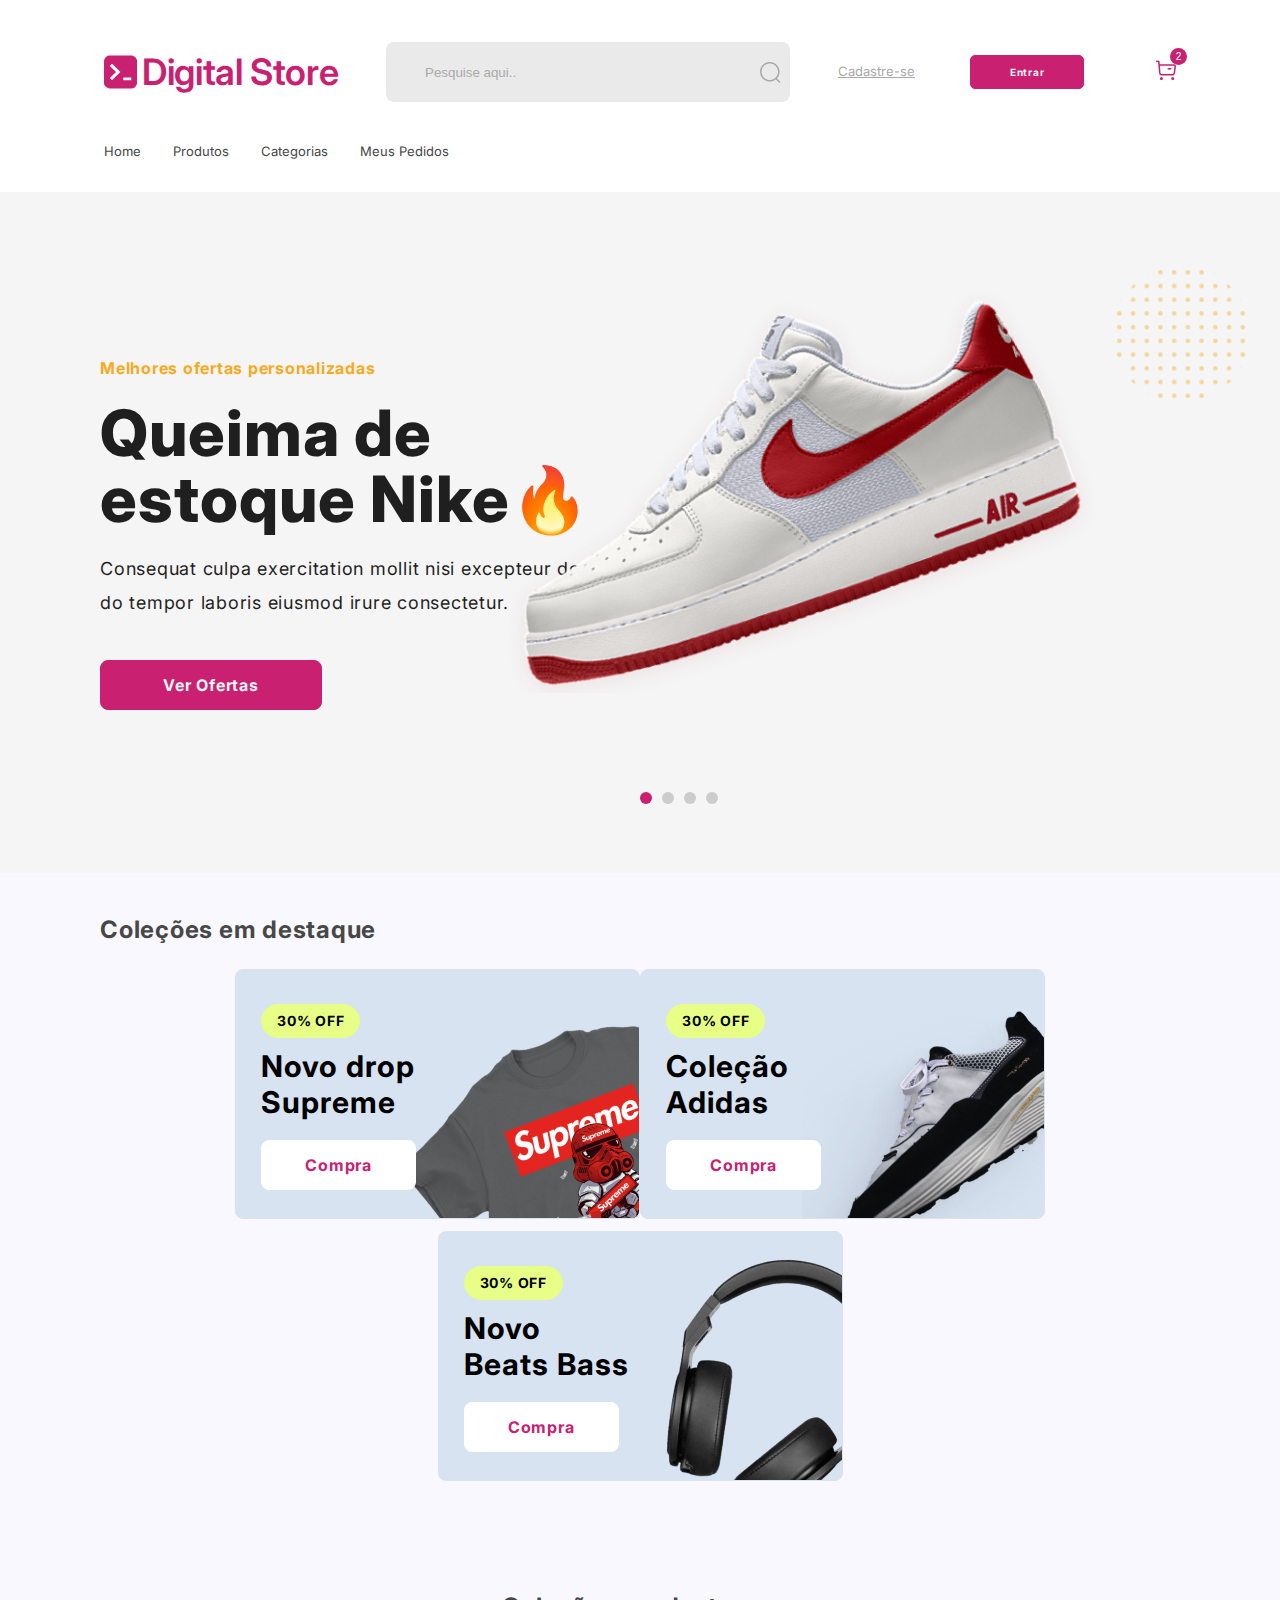
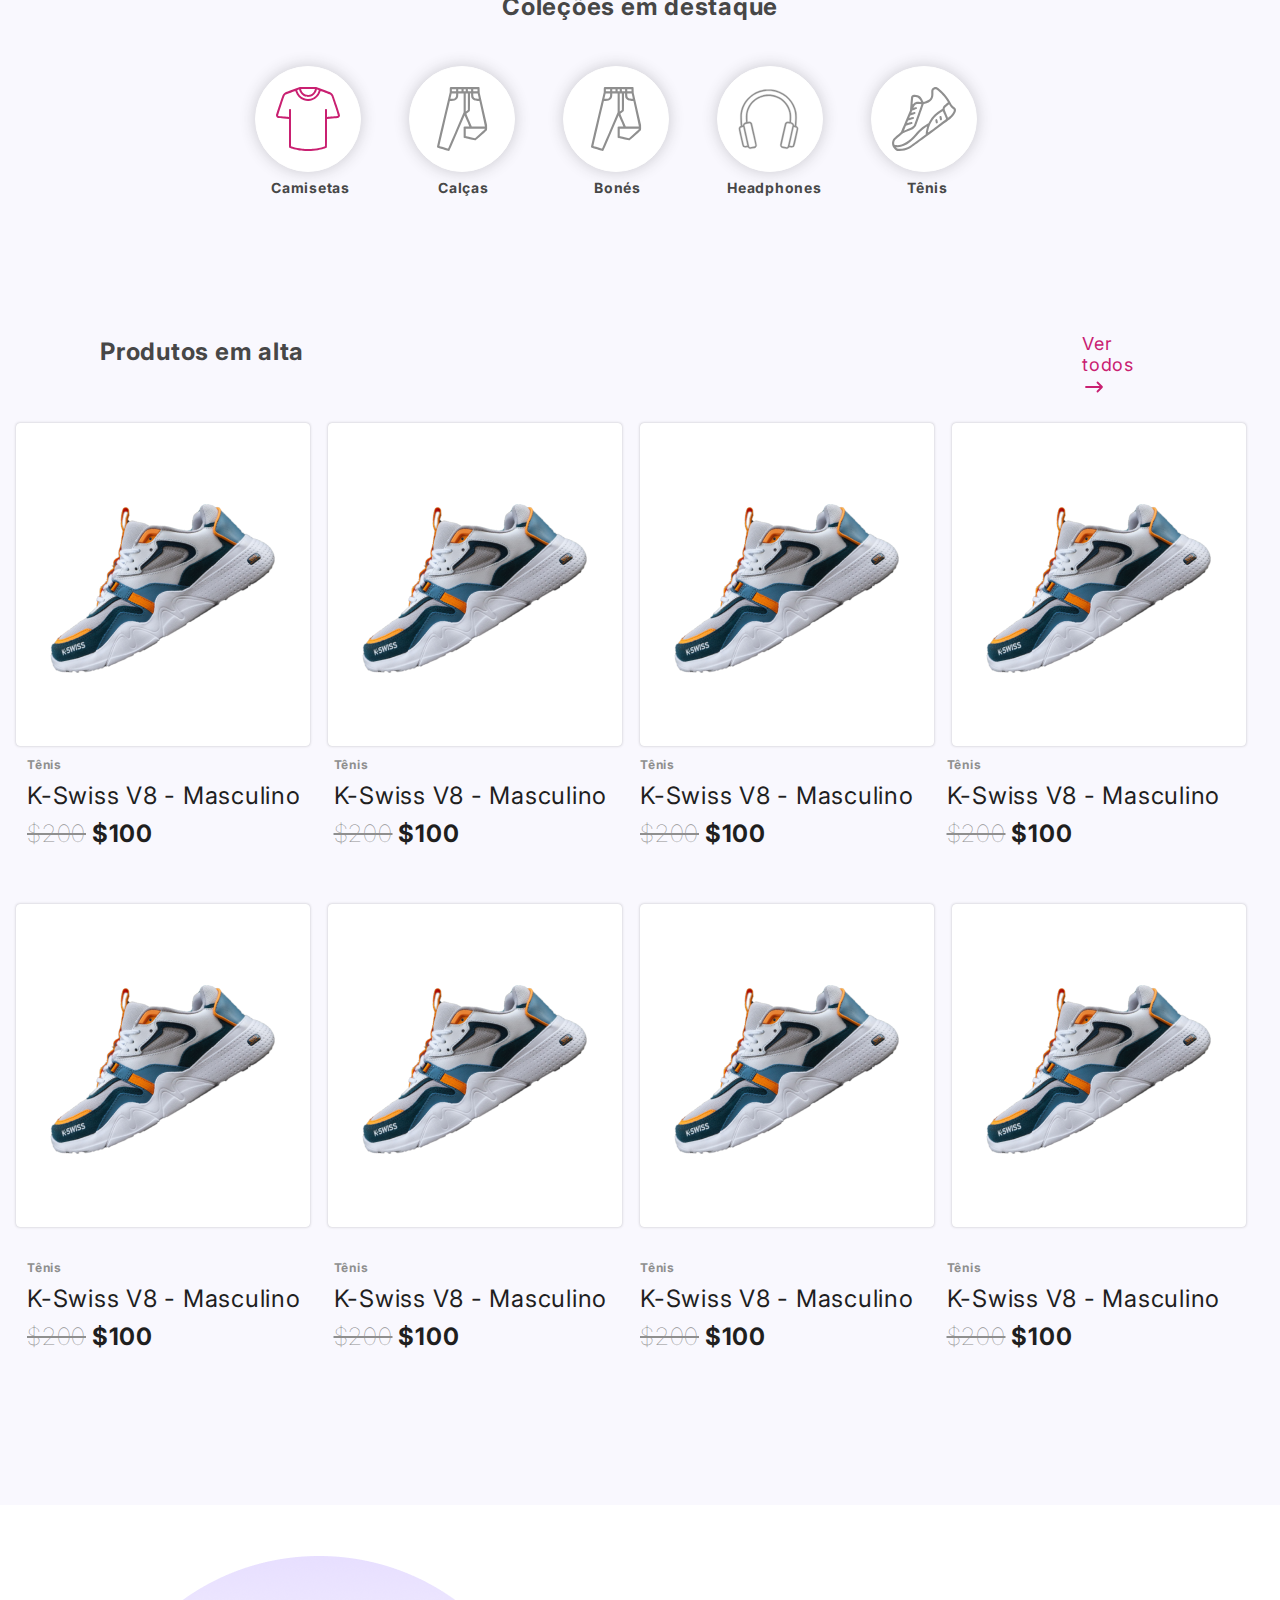
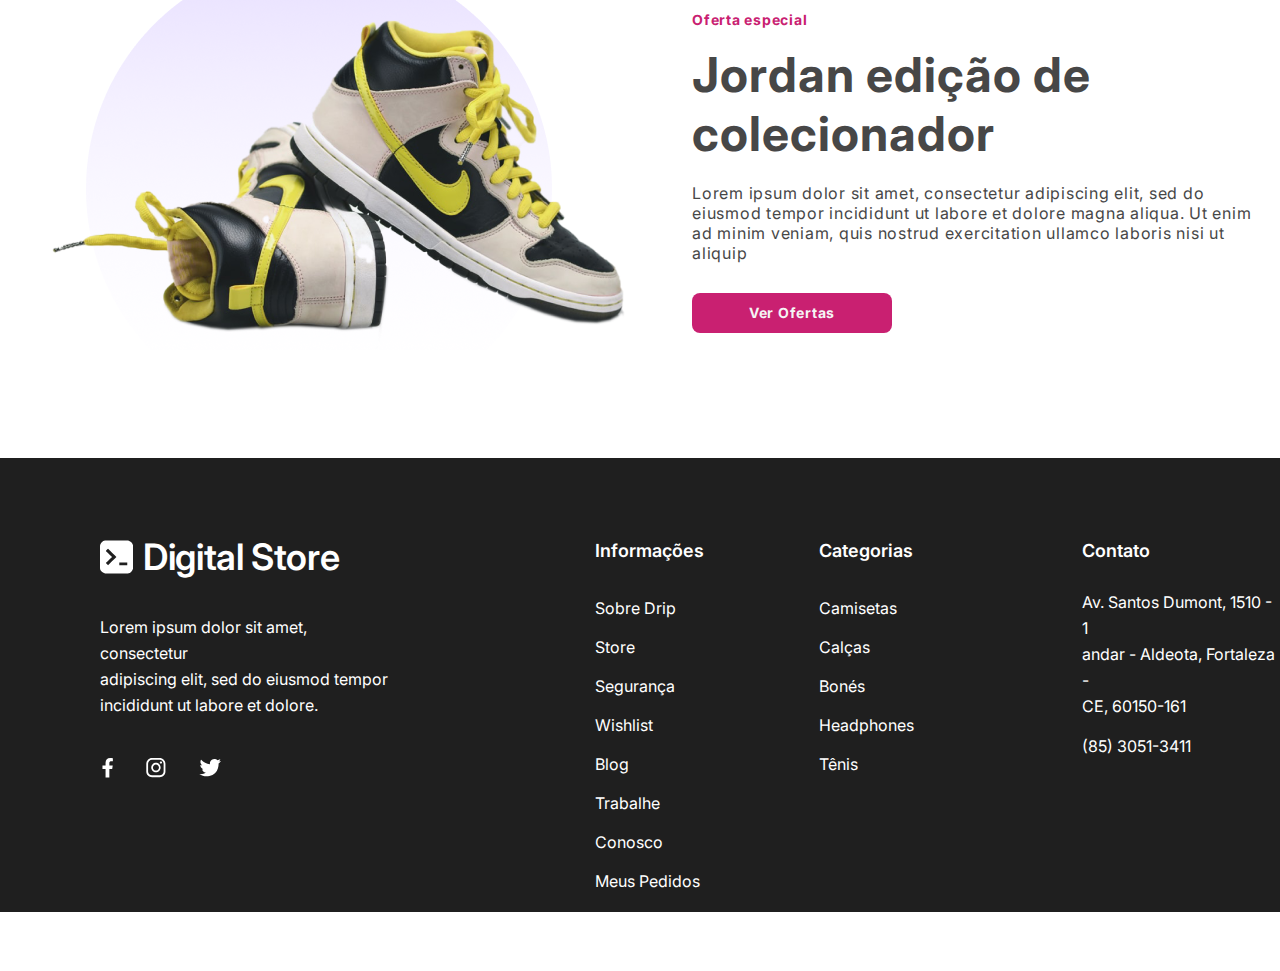
<file: index.html>
<!DOCTYPE html>
<html lang="pt-br">
<head>
    <meta charset="UTF-8">
    <meta name="viewport" content="width=device-width, initial-scale=1.0">
    <title>Digital Store</title>
    <link rel="stylesheet" href="style.css" media="all">
    <link rel="stylesheet" href="mediaquery.css">
    <link rel="shortcut icon" href="imagens/desktop/logo-branca.svg" type="image/x-icon">
        
</head>
<body>
    <header>
        <div class="main-header">     
            <!-- <div id="mobile-header">
                <p>9:41</p>           
                    <div>
                        <img src="imagens/mobile/Mobile Signal.svg" alt="signal">
                        <img src="imagens/mobile/Wifi.svg" alt="wifi">
                        <img src="imagens/mobile/Battery.svg" alt="battery">
                    </div> -->
            </div>      
            <div class="main-header-content">
                <img src="imagens/mobile/Menu.svg" alt="menu" id="menu">

                    <div class="logo">
                        <img src="imagens/desktop/logo.svg" alt="logo-digital" class="logo-digital">
                        <h1>Digital Store</h1>
                    </div>

                <button onclick="clickSearch()"><img src="imagens/desktop/Search.png" alt="search-img" id="search-img"></button>


                <div class="input-image-desktop">                   
                    <input type="search" name="pesquisa" id="pesquisa" placeholder="Pesquise aqui..">
                </div>   

                

                <div class="campos">
                    <a href="#" target="" rel="" class="cadastro">Cadastre-se</a>
                    
                    <input type="button" value="Entrar" id="entrar">
                    <button class="kart-button">
                        <a href="#"><img src="imagens/desktop/Buy.svg" alt="carrinho"></a>
                        <span>2</span>
                    </button>
                </div>
            </div>
            <div id="search">                   
                <input type="search" name="pesquisa" id="pesquisa-mobile" placeholder="Pesquisar produto..">
            </div>   
        </div>
        <nav>
            <ul>
                <li>
                    <a href="index.html">Home</a>
                </li>
                <li>
                    <a href="#" target="_blank">Produtos</a>
                </li>
                <li>
                    <a href="#">Categorias</a>
                </li>
                <li>
                    <a href="#">Meus Pedidos</a>
                </li>
            </ul>
        </nav>
    </header>
    <main>
        <section class="main-container">
            <div class="content1">
                <div class="box" id="text">
                    <p id="ofertas">
                    Melhores ofertas personalizadas
                    </p>

                    <!--TITULO CONTAINER VERSIONAMENTO-->
                    <h2 id="title-text">
                        Queima de <br> estoque Nike&#x1F525;
                    </h2>
                    <h2 id="title-text-mobile">
                        Queima de <br> estoque Nike&#x1F525;
                    </h2>

                    <!--TEXTO CONTAINER VERSIONAMENTO-->
                    <p id="lorem-text">
                        Consequat culpa exercitation mollit nisi excepteur do <br> do tempor laboris eiusmod irure consectetur.
                    </p>
                    <p id="lorem-text-mobile">
                        Consequat culpa exercitation mollit nisi excepteur do do tempor laboris eiusmod irure consectetur.
                    </p>

                    <a href="#" class="button">
                        Ver Ofertas
                    </a>

                </div>
            </div>
            <div class="content2">               
                <img src="imagens/desktop/jordan.png" alt="jordan-sneakers" id="jordan-desktop">
        
                <img src="imagens/mobile/White-Sneakers-PNG-Clipart 1 (1).png" alt="jordan-sneakers" id="jordan-mobile">             
            </div>

            <div class="content3">
                <img src="imagens/desktop/Ornament 11.png" alt="ornament" id="ornament-desktop">
                <img src="imagens/mobile/Ornament 11.png" alt="ornament" id="ornament-mobile">
            </div>
            <img src="imagens/mobile/slide.svg" alt="slide" id="slide">
        </section>
        
        <section class="container-2">    
            <h2 class="title">Coleções em destaque</h2>
            <div class="content-container-2">
                <div class="item item-1">
                  <p id="off">30% OFF</p>
    
                  <div class="content">
                    <h3>Novo drop<br>Supreme</h3>
                    <div class="buy-button">
                      <a href="#">Compra</a></div>
                  </div>
    
                </div>
                <div class="item item-2">
                    <p id="off">30% OFF</p>   
                    <div class="content">
                        <h3>Coleção<br>Adidas</h3>
                        <div class="buy-button">
                            <a href="#">Compra</a>
                        </div>
                    </div>   
                </div>
                <div class="item item-3">
                    <p id="off">30% OFF</p>
    
                    <div class="content">
                            <h3>Novo<br>Beats Bass</h3>
                        <div class="buy-button">
                            <a href="#">Compra</a>
                        </div>
                    </div>
                </div>
    
            </div>
        </section>
        <section class="container-3">
            <h2 class="title" id="destaque-2">Coleções em destaque</h2>
            <div class="content-container-3">
                <div class="icon item-4">
                    <a href="#">Camisetas</a>
                </div>
                <div class="icon item-5">
                    <a href="#">Calças</a>
                </div>
                <div class="icon item-6">
                    <a href="#">Bonés</a>
                </div>
                <div class="icon item-7">
                    <a href="#">Headphones</p>
                </div>
                <div class="icon item-8">
                   <a href="#">Tênis</a>
                </div>                
            </div>
            <iframe src="icons.html" frameborder="0">
                    
            </iframe>
            
        </section>
        <section class="container-4">
            <div id="title-container-4">
                <h2 class="title" id="portfolio">
                    Produtos em alta
                </h2>
                <div class="ver-todos" href="#">
                    <a class="ver-todos" href="#">Ver todos</a>
                    <a class="arrow" href="#">
                        <img src="imagens/desktop/Right 24px.svg" alt="arrow-right">
                    </a>
                </div>
                
            </div>
            <div class="content-container-4">
                <div class="shoes shoes-1">
                    <img src="imagens/desktop/tenis-produto.png" alt="shoes" id="shoes-desktop">
                    
                </div>
                <div class="shoes shoes-2">
                    <img src="imagens/desktop/tenis-produto.png" alt="shoes" id="shoes-desktop">
                </div>
                <div class="shoes shoes-1">                 
                    <img src="imagens/desktop/tenis-produto.png" alt="shoes" id="shoes-desktop">
                </div>
                <div class="shoes shoes-2">
                    <img src="imagens/desktop/tenis-produto.png" alt="shoes" id="shoes-desktop">
                </div>
                <div class="shoes shoes-1">
                    <img src="imagens/desktop/tenis-produto.png" alt="shoes" id="shoes-desktop">
                </div>
                <div class="shoes shoes-2">
                    <img src="imagens/desktop/tenis-produto.png" alt="shoes" id="shoes-desktop">
                </div>
                <div class="shoes shoes-1">
                    <img src="imagens/desktop/tenis-produto.png" alt="shoes" id="shoes-desktop">
                </div>
                <div class="shoes shoes-2">
                    <img src="imagens/desktop/tenis-produto.png" alt="shoes" id="shoes-desktop">
                </div>

                <div class="legenda-container-4">
                    <div class="legenda linha-1">
                        <h4>Tênis</h4>
                        <a href="#">K-Swiss V8 - Masculino</a>
                        <p><span>$200</span> $100</p>
                    </div>
                    <div class="legenda linha-1">
                        <h4>Tênis</h4>
                        <a href="#">K-Swiss V8 - Masculino</a>
                        <p><span>$200</span> $100</p>
                    </div>
                    <div class="legenda linha-2">
                        <h4>Tênis</h4>
                        <a href="#">K-Swiss V8 - Masculino</a>
                        <p><span>$200</span> $100</p>
                    </div>
                    <div class="legenda linha-2">
                        <h4>Tênis</h4>
                        <a href="#">K-Swiss V8 - Masculino</a>
                        <p><span>$200</span> $100</p>
                    </div>
                    <div class="legenda linha-3">
                        <h4>Tênis</h4>
                        <a href="#">K-Swiss V8 - Masculino</a>
                        <p><span>$200</span> $100</p>
                    </div>
                    <div class="legenda linha-3">
                        <h4>Tênis</h4>
                        <a href="#">K-Swiss V8 - Masculino</a>
                        <p><span>$200</span> $100</p>
                    </div>
                    <div class="legenda linha-4">
                        <h4>Tênis</h4>
                        <a href="#">K-Swiss V8 - Masculino</a>
                        <p><span>$200</span> $100</p>
                    </div>
                    <div class="legenda linha-4">
                        <h4>Tênis</h4>
                        <a href="#">K-Swiss V8 - Masculino</a>
                        <p><span>$200</span> $100</p>
                    </div>
                </div>
            </div>           
        </section>
        <section>
            <div class="container-5">
                <div class="content-container-5">
                    <img src="imagens/desktop/jordan-yellow.png" alt="jordan-yellow">
                    <div class="box-container-5">
                        <h3>Oferta especial</h3>
                        <h2>Jordan edição de colecionador</h2>
                        <p class="lorem-desktop">Lorem ipsum dolor sit amet, consectetur adipiscing elit, sed do <br>eiusmod tempor incididunt ut labore et dolore magna aliqua. Ut enim <br> ad minim veniam, quis nostrud exercitation ullamco laboris nisi ut <br> aliquip</p>
                        <p class="lorem-mobile">Lorem ipsum dolor sit amet, consectetur adipiscing elit, sed do eiusmod tempor incididunt ut labore et dolore magna aliqua. Ut enim ad minim veniam, quis nostrud exercitation ullamco laboris nisi ut aliquip</p>
                        <a href="#">Ver Ofertas</a>
                    </div>
                </div>
            </div>
        </section>
    </main>
    <footer>
        <div id="main-footer">
            <div class="content-footer info-1">
                <div id="logo-branca">
                    <img src="imagens/desktop/logo-branca.svg" alt="logo-branca">
                    <h1>Digital Store</h1>
                </div>
                <p>Lorem ipsum dolor sit amet, consectetur <br> adipiscing elit, sed do eiusmod tempor <br> incididunt ut labore et dolore.</p>
                <img src="imagens/desktop/social-medias.svg" alt="redes-sociais">
            </div>
            <div id="informacoes">
                <div class="content-footer info-2">
                    <h2>Informações</h2>
                    <ul style="list-style: none;">
                        <li><a href="#">Sobre Drip Store</a></li>
                        <li><a href="#">Segurança</a></li>
                        <li><a href="#">Wishlist</a></li>
                        <li><a href="#">Blog</a></li>
                        <li><a href="#">Trabalhe Conosco</a></li>
                        <li><a href="#">Meus Pedidos</a></li>
                    </ul>
                </div>
                <div class="content-footer info-3">
                    <h2>Categorias</h2>
                    <ul style="list-style: none;">
                        <li><a href="#">Camisetas</a></li>
                        <li><a href="#">Calças</a></li>
                        <li><a href="#">Bonés</a></li>
                        <li><a href="#">Headphones</a></li>
                        <li><a href="#">Tênis</a></li>
                    </ul>
                </div>
            </div>
            <div class="content-footer info-4"> 
                <h2>Contato</h2>
                <p class="adress1">Av. Santos Dumont, 1510 - 1 <br> andar - Aldeota, Fortaleza - <br>CE, 60150-161</p>
                <p class="adress2">Av. Santos Dumont, 1510 - 1 andar - <br>Aldeota, Fortaleza - CE, 60150-161</p>
                <p id="phone-number">(85) 3051-3411</p>
            </div>         
        </div>
            <img src="imagens/desktop/Rectangle 3747.png" alt="retangulo" class="rectangle-footer">
          <h4>@ 2022 Digital College</h4>
    </footer>
    <script>
        function clickSearch() {
            if (search.style.display == 'none') {
                search.display = 'block'
            }
            
            else {
                search.style.display = 'block'
            }
        }
    </script>
</body>
</html>
</file>
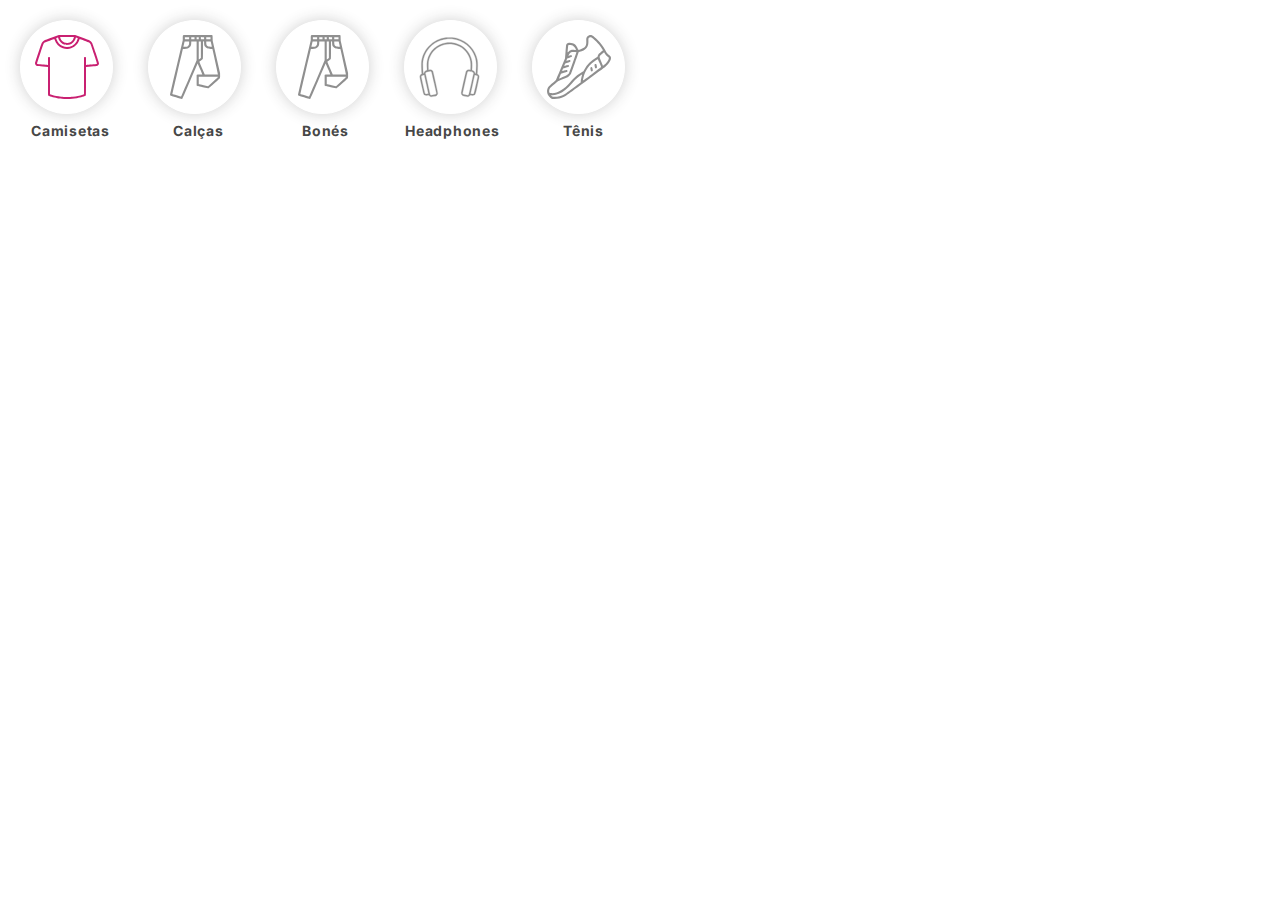
<file: icons.html>
<!DOCTYPE html>
<html lang="en">
<head>
    <meta charset="UTF-8">
    <meta name="viewport" content="width=device-width, initial-scale=1.0">
    <title>Document</title>
    <style>

        @import url('https://fonts.googleapis.com/css2?family=Inter:wght@800&display=swap');

        * {
            margin: 0px;
            padding: 0px;
        }

        body {
            
        }

        .content-container-3 {
        display: flex;
        flex-direction: row;
        justify-content: left;
        position: relative;
        width: 640px;
        height: 150px;
        overflow-x: auto;
        overflow-y: hidden;

        }

        .icon {
        display: inline-block;
        width: 92px;
        height: 92px;
        background-color: #fff;
        border: 1px solid #fff;
        border-radius: 50%;
        box-shadow: 0px 0px 15px rgba(46, 46, 46, 0.225);
        margin-top: 20px;
        margin-right: 15px;
        margin-left: 20px;
        }

        .icon a {
        text-decoration: none;
        color: #474747;
        text-align: center;
        font-family: 'Inter';
        font-size: 14px;
        font-style: normal;
        font-weight: 700;
        line-height: 0px;
        letter-spacing: 0.75px;
        }

        .item-4 {
        background: #fff url(imagens/desktop/tshirt.svg) no-repeat center center;
        position: relative;

        }

        .item-4 > a {
        position: absolute;
        top: 110px;
        left: 10px;
        } 

        .item-5 {
        background: #fff url(imagens/desktop/pants.svg) no-repeat center center;
        position: relative;
        }

        .item-5 > a {
        position: absolute;
        top: 110px;
        left: 24px;
        }

        .item-6 {
        background: #fff url(imagens/desktop/pants.svg) no-repeat center center;
        position: relative;
        }

        .item-6 > a {
        position: absolute;
        top: 110px;
        left: 25px;
        }

        .item-7 {
        background: #fff url(imagens/desktop/headphones.svg) no-repeat center center;
        position: relative;
        }

        .item-7 > a {
        position: absolute;
        top: 110px;
        }

        .item-8 {
        background: #fff url(imagens/desktop/sneakers.svg) no-repeat center center;
        position: relative;
        }

        .item-8 > a {
        position: absolute;
        top: 110px;
        left: 30px;
        }

        .subtitulo {
        padding-top: 10px;
        margin-left: 327px;
        margin-right: 396px;
        }

        .subtitulo a {
        color: var(--cor05);
        text-decoration: none;
        text-align: center;
        font-size: 14px;
        font-family: 'Inter';
        font-style: normal;
        font-weight: 700;
        line-height: 22px;
        letter-spacing: 0.75px;
        position: relative;
        }
    </style>
</head>
<body>

    <div class="content-container-3">
        <div class="icon item-4">
            <a href="#">Camisetas</a>
        </div>
        <div class="icon item-5">
            <a href="#">Calças</a>
        </div>
        <div class="icon item-6">
            <a href="#">Bonés</a>
        </div>
        <div class="icon item-7">
            <a href="#">Headphones</p>
        </div>
        <div class="icon item-8">
           <a href="#">Tênis</a>
        </div>
    </div>
</body>
</html>
</file>
<file: style.css>
@charset "UTF-8";

  @import url('https://fonts.googleapis.com/css2?family=Inter:wght@300&display=swap');
  @import url('https://fonts.googleapis.com/css2?family=Inter:wght@800&display=swap');
  @import url('https://fonts.googleapis.com/css2?family=Epilogue&display=swap');


/* @media screen and (min-width: 992px) { */
    
:root {
    --cor01: #C92071;
    --cor02: #474747;
    --cor03: #F5F5F5;
    --cor04: #F6AA1C;
    --cor05: #1F1F1F;
    --font01: 'Inter', sans-serif;
}

* {
    margin: 0;
    padding: 0;
    
}
  

body {
    background: #fff;
}

header > p, a {
  font-family: var(--font01);
  font-size: small;
}

#mobile-header {
  display: none;
}

.main-header-content {
  display: flex;
  align-items: center;   
  margin-left: 104px;
  margin-top: 42px;
  margin-bottom: 40px;
}

#menu {
  display: none;
}

.logo {
  display: flex;
  flex-direction: row;
  padding-right: 27px;
}

.logo h1 {
  width: 217px;
  color: var(--cor01);
  font-family: Inter;
  font-size: 36.395px;
  font-style: normal;
  font-weight: 600;
  line-height: normal;
  letter-spacing: -0.364px;
  padding-left: 5px;
}

.kart-button-tablet {display: none;}

button {
  display: none;
}

.campos {
  display: flex;
  flex-direction: row;
}

#search-img {
  display: none;
}

.input-image-desktop {
  /* flex-basis: 40%; */
  margin-right: 48px;
  width: 559px;
}

.input-image-desktop input[type="search"] {

  padding-right: 30px; /* Espaço para a imagem */
  background-image: url(imagens/desktop/Search.png);
  margin-right: 5px;
  background-repeat: no-repeat;
  background-position: 98% center;
  background-size: 24px 24px; /* Tamanho da imagem */
}

.input-image-desktop > input {
    background-color: rgba(144, 144, 144, 0.194);
    border: 0.5px  #fff;
    border-radius: 8px;
    width: 100%;
    height: 60px;
    padding: 0px 24px;
          
}

#pesquisa::placeholder {
    color: darkgrey;
    padding-left: 15px;
}

.search-img {
    max-width: 100%;
    width: 24px;
    height: 24px;
    
}

.cadastro {
  width: 102px;
  color: darkgray;
  line-height: 32px;
  
}

input[type="button"] {
    color: var(--cor03);
    font-family: 'Inter';
    font-size: x-small;
    font-weight: 700;
    letter-spacing: 0.75px;
    background-color: var(--cor01);
    padding: 10px 25px;
    border: 1px solid #C92071;
    border-radius: 5px;
    margin-left: 30px;
    margin-right: 72px;
    width: 114px; 
    cursor: pointer; 
}
.kart-button {
    display: block;
    border: none;
    background-color: white;
    margin-right: 104px;
    position: relative;
}

.kart-button span {
    display: block;
    color: white;
    font-size: 10px;
    background-color: #C92071;
    width: 17px;
    height: 17px;
    border-radius: 50%;
    line-height: 17px;
    position: absolute;
    left: 14px;
    top: -7px;
}

#search {display: none;}

nav ul {
    display: flex;   
    list-style: none;
    margin-left: 104px;
    margin-bottom: 32px;
}

nav li {
    padding-right: 32px;
    
}

nav a {
    color: #474747;
    text-decoration: none;  
}

nav a:hover {
    color: #C92071;
    text-decoration: underline;
}

 nav a:active {
    color: #C92071;
    font-weight: bold;
    text-decoration: underline;
 }

 main {
  background-color: #F9F8FE;
 }

/* CONTAINER PRINCIPAL */

.main-container {
  /* background: lightblue url(imagens/main/Design\ sem\ nome.svg) no-repeat right center; */
  display: flex;
  align-items: center;
  background-color: #F5F5F5;
  height: 681px;
  position: relative;
}

#text {
  margin-left: 100px;
  padding-right: 30px;
}

#text #ofertas {
  color: #F6AA1C;
  font-size: 16px;
  font-family: 'Inter';
  font-style: normal;
  font-weight: 700;
  line-height: 24px;
  letter-spacing: 0.75px;
}

#text #title-text {
  color: var(--cor05);
  font-size: 64px;
  font-family: 'Inter';
  font-style: normal;
  font-weight: 800;
  line-height: 66px;
  letter-spacing: 1px;
  padding-top: 20px;
  padding-bottom: 20px;
}

#text #title-text-mobile {
  display: none;
}

#text #lorem-text {
  width: 515px;
  color: var(--cor05);
  font-size: 18px;
  font-family: 'Inter';
  font-style: normal;
  font-weight: 400;
  line-height: 34px;
  letter-spacing: 0.75px;
  padding-bottom: 40px;
}

#text #lorem-text-mobile {
  display: none;
}

.button {
  display: inline-block;
  color: var(--cor03);
  text-decoration: none;
  text-align: center;
  font-size: 16px;
  font-family: 'Inter';
  font-weight: 700;
  background-color: #C92071;
  border: 1px solid #C92071;
  border-radius: 8px;
  width: 220px;
  height: 48px;
  line-height: 48px;
  letter-spacing: 0.75px;
}

.content2 {
  /* padding-right: 90px; */
}

#jordan-desktop {
  width: 47vw;
  position: absolute;
  top: 100px;
  right: 185px;
} 

#jordan-mobile {
  display: none;
}


.content3 #ornament-desktop {
    position: absolute;
    right: 35px;
    top: 78px;
    width: 10vw;
  
}

.content3 #ornament-mobile {
  display: none;
}

#slide {
  position: absolute;
  top: 600px;
  left: 50%;
}

 /* DESTAQUES-1 */


 .content-container-2 {
    display: flex;
    flex-direction: row;
    justify-content: center;
    align-items: center;
    flex-wrap: wrap;
    margin: 20px 55px 95px;
    
  }

  .title {   
    color: var(--cor02);
    /* Text Large Bold */
    font-size: 24px;
    font-family: 'Inter';
    font-weight: 700;
    line-height: 38px;
    letter-spacing: 0.75px;
    margin-left: 100px;
    margin-top: 38px;
    margin-bottom: 20px;
    
  }

  .item {
    border: 1px solid #D8E3F2;
    border-radius: 8px;
    background: #D8E3F2;
    width: 405px;
    height: 250px;
    flex-shrink: 0;
    gap: 12px;
    margin-bottom: 12px;
    box-sizing: border-box;
  }

  .item-1 {
    background: #D8E3F2 url(imagens/desktop/camisa-starwars.png) no-repeat right bottom;    
  }

  .item-2 {
    background: #D8E3F2 url(imagens/desktop/tenis.png) no-repeat right bottom;
  }

  .item-3 {
    background: #D8E3F2 url(imagens/desktop/headphone.png) no-repeat right bottom;
  }

  .content {
    display: flex;
    flex-direction: column;
    justify-content: center;
    flex-shrink: 0;
    font-family: 'Inter', sans-serif;
    padding-left: 25px;
    
    
  }

  .item p#off {
    font-family: 'Inter', sans-serif;
    font-size: 14px;
    font-weight: 700;
    line-height: 22px;
    letter-spacing: 0.75px;
    display: inline-flex;
    border-radius: 29px;
    background: #E7FF86;
    border: 1px solid #E7FF86;
    padding: 5px 15px;
    margin-left: 25px;
    margin-top: 34px;
  }
  .content h3 {   
    width: 184px;
    font-size: 30px;
    font-weight: 700;
    line-height: 36px;
    letter-spacing: 1px;
    margin-top: 10px;
    margin-bottom: 20px;
  }
  .buy-button {
    display: flex;
    align-items: center;
    justify-content: center;
    background-color: white;
    border: 1px solid white;
    border-radius: 8px;
    width: 153px;
    height: 48px;       
  }

  .buy-button a {
    color: #C92071;
    text-decoration: none;
    font-size: 16px;
    font-family: 'Inter';
    font-weight: 700;
    line-height: 24px;
    letter-spacing: 0.75px;
  }

  /* container-3 */

#destaque-2 {
  margin: 0;
  text-align: center;
}

.content-container-3 {
  display: flex;
  justify-content: center;
  flex-flow: row wrap;
  position: relative;
  /* margin: 20px 360px; */

}

.icon {
  width: 104px;
  height: 104px;
  background-color: #fff;
  border: 1px solid #fff;
  border-radius: 50%;
  box-shadow: 0px 0px 15px rgba(46, 46, 46, 0.225);
  margin-top: 40px;
  margin-right: 48px;
}

.icon a {
  text-decoration: none;
  color: #474747;
  text-align: center;
  font-family: 'Inter';
  font-size: 14px;
  font-style: normal;
  font-weight: 700;
  line-height: 22px;
  letter-spacing: 0.75px;
}

.item-4 {
  background: #fff url(imagens/desktop/tshirt.svg) no-repeat center center;
  position: relative;

}

.item-4 > a {
  position: absolute;
  top: 110px;
  left: 15px;
} 

.item-5 {
  background: #fff url(imagens/desktop/pants.svg) no-repeat center center;
  position: relative;
}

.item-5 > a {
  position: absolute;
  top: 110px;
  left: 28px;
}

.item-6 {
  background: #fff url(imagens/desktop/pants.svg) no-repeat center center;
  position: relative;
}

.item-6 > a {
  position: absolute;
  top: 110px;
  left: 30px;
}

.item-7 {
  background: #fff url(imagens/desktop/headphones.svg) no-repeat center center;
  position: relative;
}

.item-7 > a {
  position: absolute;
  top: 110px;
  left: 9px;
}

.item-8 {
  background: #fff url(imagens/desktop/sneakers.svg) no-repeat center center;
  position: relative;
}

.item-8 > a {
  position: absolute;
  top: 110px;
  left: 35px;
}

.subtitulo {
  padding-top: 10px;
  margin-left: 327px;
  margin-right: 396px;
}

.subtitulo a {
  color: var(--cor05);
  text-decoration: none;
  text-align: center;
  font-size: 14px;
  font-family: 'Inter';
  font-style: normal;
  font-weight: 700;
  line-height: 22px;
  letter-spacing: 0.75px;
  position: relative;
}

iframe {
  display: none;
}
/* Container-4 */


#title-container-4 {
  display: flex;
  justify-content: space-between;
  margin-top: 123px;
  margin-left: 100px;
  margin-right: 100px;
  
}

#title-container-4 h2 {
  width: 210px;
  margin-left: 0px;
}

#title-container-4 .ver-todos {
  text-decoration: none;
  /* line-height: 38px; */
  margin-top: 38px;
  margin-bottom: 20px;
  padding-right: 10px;
  /* color: var(--cor01);
  font-family: 'Inter';
  font-size: 18px;
  font-style: normal;
  font-weight: 400;
  letter-spacing: 0.75px; */
  width: 88px;
  
}

#title-container-4 a {
  color: var(--cor01);
  font-family: 'Inter';
  font-size: 18px;
  font-style: normal;
  font-weight: 400;
  letter-spacing: 0.75px;
}

#title-container-4 .arrow {
  padding-top: 45px;
}

.content-container-4 {
    display: flex;
    justify-content: center;
    flex-wrap: wrap;
    position: relative;

}

.shoes {
  width: 292px;
  height: 321px;
  border: 1px solid #fff;
  border-radius: 4px;
  /* background: #fff url(imagens/main/tenis-produto.png) no-repeat 80% center; */
  background-color: #fff;
  box-shadow: 0px 0px 3px rgba(0, 0, 0, 0.219);
  margin-right: 18px;
  margin-bottom: 158px;
  position: relative;
}

.shoes > img {
  position: absolute;
  top: 30px;
  right: 25px;
}

.legenda-container-4 {
  display: flex;
  justify-content: center;
  flex-flow: row wrap;
  position: absolute;
  top: 330px;
  
}
.legenda {
  display: flex;
  flex-direction: column;
  padding-right: 33px;
  padding-bottom: 403px;
  columns: 2;

}

.legenda a {
  text-decoration: none;
  color: var(--cor05);
  font-family: 'Inter';
  font-size: 24px;
  font-style: normal;
  line-height: 38px;
  letter-spacing: 0.75px;
  
}

.legenda h4 {
  color: #8f8f8f;
  font-family: 'Inter';
  font-size: 12px;
  font-style: normal;
  font-weight: 700;
  line-height: 24px;
  letter-spacing: 0.75px;
}

.legenda > p {
  color: var(--cor05);
  font-family: Inter;
  font-size: 24px;
  font-style: normal;
  font-weight: 700;
  line-height: 38px;
  letter-spacing: 0.75px;
}

.legenda span {
  color: #8f8f8f;
  font-weight: 100;
  text-decoration: line-through;
}

/*  CONTAINER-5 */

.container-5 {
  background-color: #fff;
  height: 553px;
  margin-top: 120px;
}
.content-container-5 {
  display: flex; 
}


.content-container-5 img {
  width: 573px;
  height: 330px;
  padding-top: 115px;
  margin-left: 52px;
  background: url(imagens/desktop/Ellipse\ 11.png) no-repeat 32% -243%;
}

.box-container-5 {
  display: flex;
  flex-direction: column;
  margin-top: 106px;
  padding-left: 67px;
}

.box-container-5 h3 {
  color: var(--cor01);
  font-family: 'Inter';
  font-size: 14px;
  font-style: normal;
  font-weight: 700;
  letter-spacing: 0.75px;
  padding-bottom: 17px;
}

.box-container-5 h2 {
  color: var(--dark-gray-2, #474747);
  font-family: Inter;
  font-size: 48px;
  font-style: normal;
  font-weight: 700;
  letter-spacing: 1px;
}

.box-container-5 .lorem-desktop {
  color: var(--cor02);
  font-family: 'Inter';
  font-size: 16px;
  font-style: normal;
  font-weight: 400;
  letter-spacing: 0.75px;
  padding-top: 20px;
}

.box-container-5 .lorem-mobile {display: none;}

.box-container-5 a {
  text-decoration: none;
  color: var(--cor03);
  background-color: #C92071;
  border-radius: 8px;
  width: 200px;
  height: 40px;
  text-align: center;
  font-family: 'Inter';
  font-size: 14px;
  font-style: normal;
  font-weight: 700;
  line-height: 40px;
  letter-spacing: 0.75px;
  margin-top: 30px;
}

footer {
  height: 454px;
  background-color: var(--cor05);
  color: #fff;
  position: relative;
}

#main-footer {
  display: flex;
  flex-direction: row;

}

.content-footer h2 {
  color: #fff;
  font-family: 'Inter';
  font-size: 18px;
  font-style: normal;
  font-weight: 600;
  padding-top: 10px; 
  padding-bottom: 28px;
}

.info-1 {
  display: flex;
  flex-direction: column;
  margin-top: 77px;
  margin-left: 100px;
}

#logo-branca {
  display: flex;
}

#logo-branca h1 {
  color: #fff;
  font-family: 'Inter';
  font-size: 36.395px;
  font-style: normal;
  font-weight: 600;
  line-height: normal;
  letter-spacing: -0.364px;
  padding-left: 10px;
}

.info-1 p {
  color: #fff;
  font-family: 'Inter';
  font-size: 16px;
  font-style: normal;
  font-weight: 400;
  line-height: 26px; 
  padding-top: 35px;
  padding-bottom: 40px;
}

.info-1 > img {
  width: 124px;
  height: 20px;
}

#informacoes {
  display: flex;
  flex-direction: row; 
}

.info-2 {
  display: flex;
  flex-direction: column;
  padding-left: 205px;
  margin-top: 72px;
}

.content-footer li {
  line-height: 38px;
}

.content-footer a {
  text-decoration: none;
  color: #fff;
  font-family: 'Inter';
  font-size: 16px;
  font-style: normal;
  font-weight: 400;
}

.content-footer a:hover {
  color: #C92071;
}

.info-3 {
  display: flex;
  flex-direction: column;
  padding-left: 102px;
  margin-top: 72px;
}

.info-4 {
  display: flex;
  flex-direction: column;
  padding-left: 168px;
  margin-top: 72px;
}

.info-4 p {
  font-family: Inter;
  font-size: 16px;
  font-style: normal;
  font-weight: 400;
  line-height: 26px;  
}

.info-4 .adress1 {
  padding-bottom: 14px;
}

.info-4 .adress2 {display: none;}

footer .rectangle-footer {
  width: 1210px;
  padding-top: 34px;
  margin-left: 100px;
  margin-right: 100px;
}

footer h4 {
  text-align: center;
  font-family: 'Inter';
  font-size: 13px;
  font-style: normal;
  font-weight: 400;
  line-height: 0px;
  padding-top: 23px;
  margin-bottom: 22px;
}

}
</file>
<file: mediaquery.css>
@charset "UTF-8";

/* Mobile */

@media screen and (min-width: 375px) and (max-width: 760px){ 
   
    body {
        background-color: white;
    }

    /* HEADER */

    /* #mobile-header {
        display: flex;
        margin-left: 30px;
        margin-top: 20px;
      }

    #mobile-header p {
        font-family: 'Epilogue';
        color: #222;
        font-size: 16px;
        font-style: normal;
        font-weight: 600;
        padding-right: 228px;
    }

    #mobile-header img {
        padding-right: 5px;
    } */

    .main-header-content {
        display: flex;
        flex-direction: row;
        justify-content: center;
        position: relative;   
        margin-left: 0px;
        margin-top: 20px;
        margin-bottom: 20px;
    
    }
    
    .main-header-content .logo-digital {
        width: 18px;
        height: 18px;
        padding-left: 74px;
        padding-top: 3px;
        
    }

    #menu {
        display: block;
        padding-left: 20px;
        
      }

    .logo {
        padding-right: 0px;
    }  

    .logo h1 {
        width: 125px;
        font-size: 19.852px;
        font-style: normal;
        font-weight: 600;
        line-height: normal;
        letter-spacing: -0.199px;
        /* padding-right: 32px; */
    }
    .main-header-content input#entrar, .input-image-desktop {display: none;}

    /* #search {
        display: none;
        margin-right: 0px;
        width: 315px;
        margin: 20px;
        
        
    }

    #search input[type="search"] {

        padding-right: 30px; 
        background-image: url(imagens/desktop/Search.png);
        margin-right: 5px;
        background-repeat: no-repeat;
        background-position: 96% center;
        background-size: 24px 24px; 
    }

    #search > input {
        background-color: rgba(144, 144, 144, 0.194);
        border: 0.5px  #fff;
        border-radius: 8px;
        width: 100%;
        height: 60px;
        padding: 0px 20px;
              
    } */

    #pesquisa-mobile::placeholder {
        color: darkgrey;
        padding-left: 5px;
    }

    button {
        background-color: #fff;
        border: none;
        display: block;
    }

    button :active {
        color: #C92071;
    }

    #search-img {
        display: block;
        padding-right: 0px;
        padding-left: 32px;
        /* position: absolute;
        left: 320px; */
    }

    .cadastro {
        display: none;
    }

    .kart-button {
        padding-left: 13px;
        margin-right: 20px;
        position: relative;
    }

    .kart-button span {
        position: absolute;
        left: 25px;
        
    
    }

    nav {
        display: none;
    }

    /* MAIN */

    main {
        background-color: #F8F8F8;
    }

    .main-container {
        display: flex;
        flex-direction: column-reverse;
        justify-content: start;
        position: relative;
        height: 662px;
       
    }

    .content2 {
        width: 330px;
        height: 260px;
        margin-left: 5px;
        margin-right: 43px;
    }

    .main-container #jordan-desktop {display: none;}

    .main-container #jordan-mobile {
        display: block;
        margin-top: -10px;
        margin-left: 32px;
        margin-right: 45px;
    }

    #text {
        text-align: center;
        display: flex;
        flex-direction: column;
        padding-right: 0px;
        margin-left: 0px;
    }

    #text #ofertas {
        color: #C92071;
        text-align: center;
        font-family: 'Inter';
        font-size: 14px;
        font-style: normal;
        font-weight: 700;
        line-height: 22px; /* 157.143% */
        letter-spacing: 0.75px;
        padding-bottom: 10px;
    }

    #text #title-text {display: none;}

    #text #title-text-mobile {
        display: block;
        width: 297px;
        font-family: 'Inter';
        font-size: 40px;
        font-style: normal;
        font-weight: 800;
        line-height: 50px; 
        letter-spacing: 1px;
        margin: auto;
        padding: 0px;
        white-space: nowrap;
       
    }

    #text #lorem-text {
        display: none;
    }

    #text #lorem-text-mobile {
        display: block;
        width: 325px;
        font-family: 'Inter';
        font-size: 14px;
        font-style: normal;
        font-weight: 500;
        line-height: 22px;
        letter-spacing: 0.25px;
        padding-top: 20px;
        padding-bottom: 40px;
        margin-left: 25px;
        margin-right: 25px;
    }

    .button {
        width: 335px;
        margin: auto;
    }

    .main-container .content3 > #ornament-desktop {display: none;}

    .main-container .content3 > #ornament-mobile {
        display: block; 
        position: absolute;
        top: 20px;
        right: 5px;
    
    }
     .main-container #slide {
        top: 600px;
        left: auto;
        right: auto;
        
    }

        /* CONTAINER-2 */

    .container-2 {
        display: block;
    }

    .title, .destaque-2 {
        font-family: 'Inter';
        font-size: 16px;
        font-style: normal;
        font-weight: 700;
        text-align: left;
        margin-top: 40px;
        margin-bottom: -10px;
        margin-left: 20px;
    }

    .content-container-2 .content {
        margin-top: -10px;
    }

    .item p#off {
        margin-top: 20px;
        padding-bottom: 10px;
        height: 22px;
        font-size: 14px;
        font-style: normal;
        font-weight: 700;
        line-height: 26px;
    }

    .content-container-2 .content h3 {
        font-family: 'Inter';
        font-size: 28px;
        font-style: normal;
        margin-bottom: 0px;
        padding-bottom: 10px;
    }

    .container-2 .item {
        width: 346px;
        height: 212px;
        margin-left: 20px;
        margin-right: 20px;
    }

    .container-2 .item-1 {
        background-image: url(imagens/mobile/camisa-starwars.png);
        background-repeat: no-repeat;   
    }

    .container-2 .item-2 {
        background-image: url(imagens/mobile/tenis.png);
        background-repeat: no-repeat;   
    }

    .container-2 .item-3 {
        background-image: url(imagens/mobile/headphone.png);
        background-repeat: no-repeat;   
    }
        /* CONTAINER-3 */
    
    .container-3 {
        display: block;
        height: 200px;
        margin-top: -40px;
    }

    .container-3 #destaque-2 {
        text-align: start;
        margin-left: 20px;
        margin-top: 0px;

    }
    .container-3 .icon {
        display: none;
    }

    .container-3 iframe {
        display: block;
        width: 375px;
        
    }

    .container-4 {
        display: block ;
    }

    .content-container-4 {
        display: flex;
        justify-content:;
        flex-flow: row wrap;
               
    }

    #title-container-4 {
        margin-top: 50px;
    }

    #title-container-4 #portfolio {
        font-size: 16px;
        font-style: normal;
        font-weight: 700;
        margin-left: 20px;
        
    }

    #title-container-4 .ver-todos {
        font-family: 'Inter';
        font-size: 14px;
        font-style: normal;
        font-weight: 500;
        padding-left: 102px;
        padding-right: 2px;
    }

    #title-container-4 .arrow {
        width: 24px;
        height: 24px;
    }
    .shoes {
        width: 168px;
        height: 179px;
        margin-right: 0px;
        margin-bottom: 133px;
        
    }

    .shoes img {
        width: 127px;
        height: 95px;
    }

    .shoes-1 {
        margin-right: 9px;
    }

    .legenda-container-4 {
        display: flex;
        justify-content: start;
        flex-flow: row wrap;
        position: absolute;
        columns: 2;
        top: 182px;
}
    

    .legenda-container-4 h4 {
        font-family: Inter;
        font-size: 12px;
        font-style: normal;
        font-weight: 700;
        padding-bottom: 2px;
        line-height: 0px;
    }

    .legenda-container-4 a {
        font-size: 10px;
        font-style: normal;
        font-weight: 500;

        
    }
    .legenda {
        display: flex;
        flex-direction: column;
        margin-left: 25px;
        padding-right: 25px;
        padding-bottom: 245px;
    }
    

    .legenda > p {
        font-size: 16px;  
        line-height: 10px; 
    }

    .linha-1 {
        padding-top: 12px;
    }

    .linha-2 {
        padding-top: 20px;
    }

    .linha-3 {
        padding-top: 20px;
    }

    .linha-4 {
        padding-top: 20px;
    }
    
    .container-5 {
        display: block;
        margin-top: 0px;
        height: 705px;
    }

    .content-container-5 {
        display: flex;
        flex-direction: column;
        background: url(imagens/desktop/Ellipse\ 11.png) no-repeat 50px 50px;
        background-size: 281px 280px;
        
        
    }

    .content-container-5 img {
        width: 301px;
        height: 173px;
        margin-left: 32px;
        margin-top: 82px;
    }

    .box-container-5 {
        padding-left: 0px;
        margin-left: 20px;
        margin-right: 46px;
    }

    .box-container-5 h3 {
        color: var(--warning, #F6AA1C);
        font-family: 'Inter';
        font-size: 14px;
        font-style: normal;
        font-weight: 700;
        line-height: 22px; 
        letter-spacing: 0.75px;
        padding-bottom: 10px;
    }

    .box-container-5 h2 {
        font-family: Inter;
        font-size: 28px;
        font-style: normal;
        font-weight: 700;
        padding-bottom: 20px;

    }
    .box-container-5 .lorem-desktop {display: none;}

    .box-container-5 .lorem-mobile {
        color: #474747;
        display: block;
        font-family: 'Inter';
        font-size: 14px;
        font-style: normal;
        font-weight: 500;
        
    }

    footer {
        display: block;
        width: 100%;
        height: 805px;
        margin-top: 50px;
    }

    #main-footer {
        flex-direction: column;
    }

    .content-footer {
        flex-direction: column;
        margin-top: 40px;
        margin-left: 20px;
        padding-left: 0px;
    }

    .content-footer h2 {
        padding-bottom: 10px;
    }

    .content-footer li {
        line-height: 30px;
    }

    .info-1 p {
        padding-top: 19px;
        padding-bottom: 30px;
    }

    #informacoes {
        display: flex;
        flex-direction: row;
    }

    .info-2 {
        padding-right: 32px;
    } 

    .logo-branca h2 {
        font-size: 24px;
        font-style: normal;
        font-weight: 600;
    }

    .info-4 {
        padding-top: 
    }

    .info-4 .adress1 {
        display: none;
    }

    .info-4 .adress2 {
        display: block;
        padding-bottom: 30px;
    }

    footer svg {
        width: 322px;
        height: 1px;
        margin-left: 26px;
        
    }

}

@media screen and (min-width: 761px) and (max-width: 992px) {
    body {
        /* width: 820px; */
    }

    #menu {
        display: block;
        padding-right: 20px;
    }

    .logo h1 {
        display: none;
    }

    .cadastro {
        width: 88px;
    }

    input[type="button"] {
        margin-left: 10px;
        margin-right: 20px;
    }

    nav li {
        display: none;
    }

}
</file>
